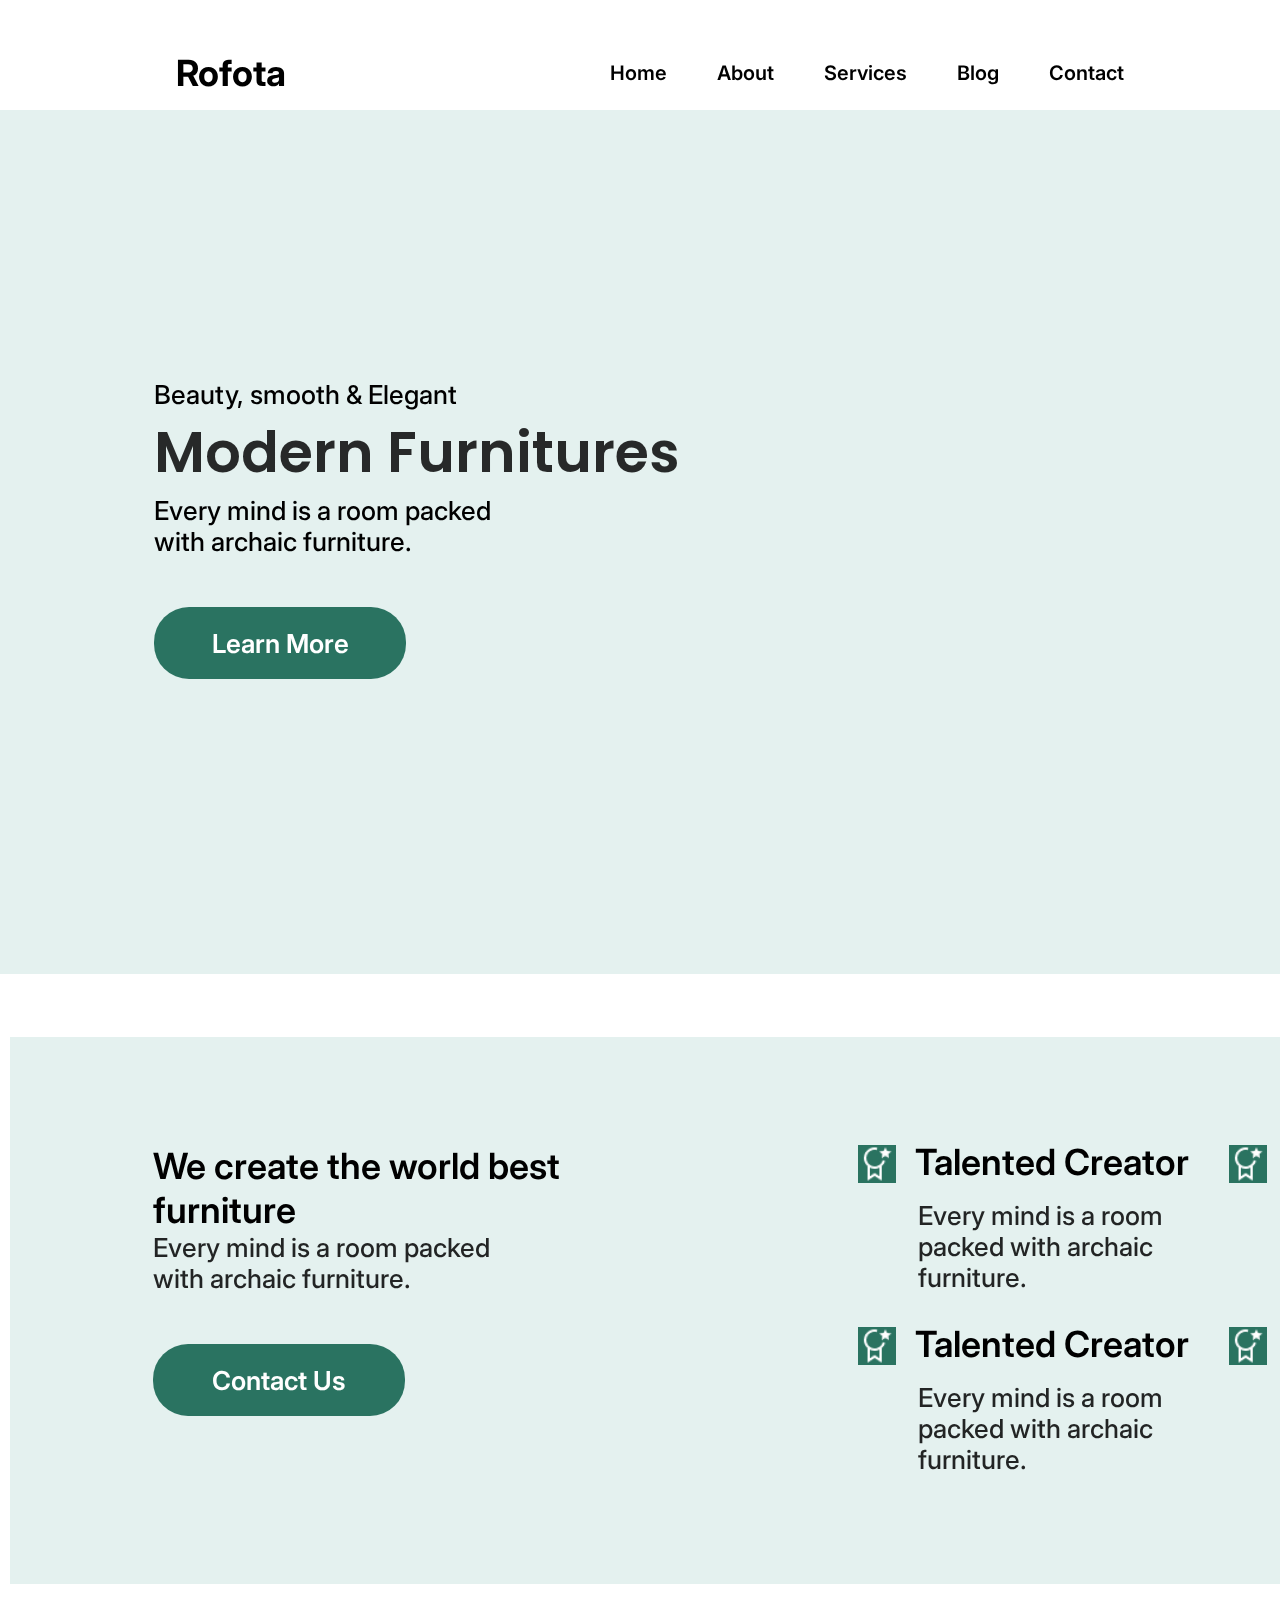
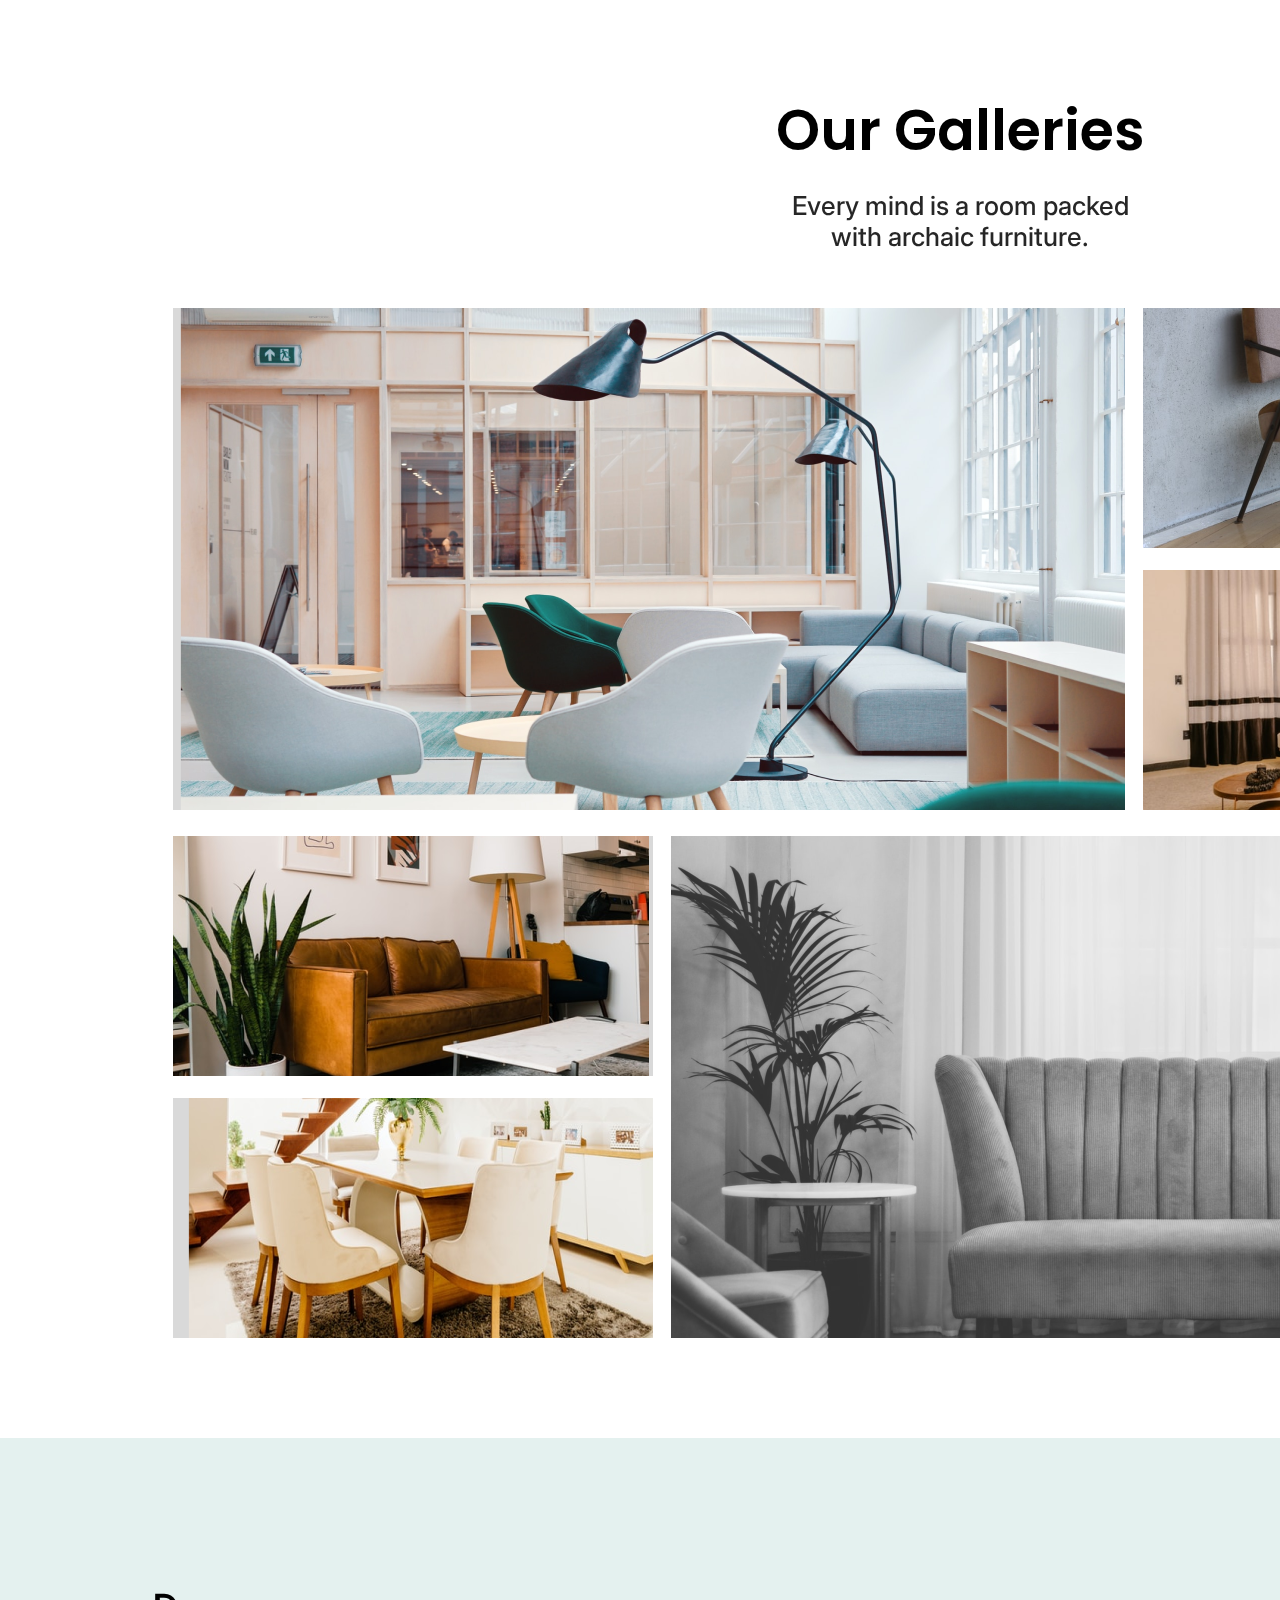
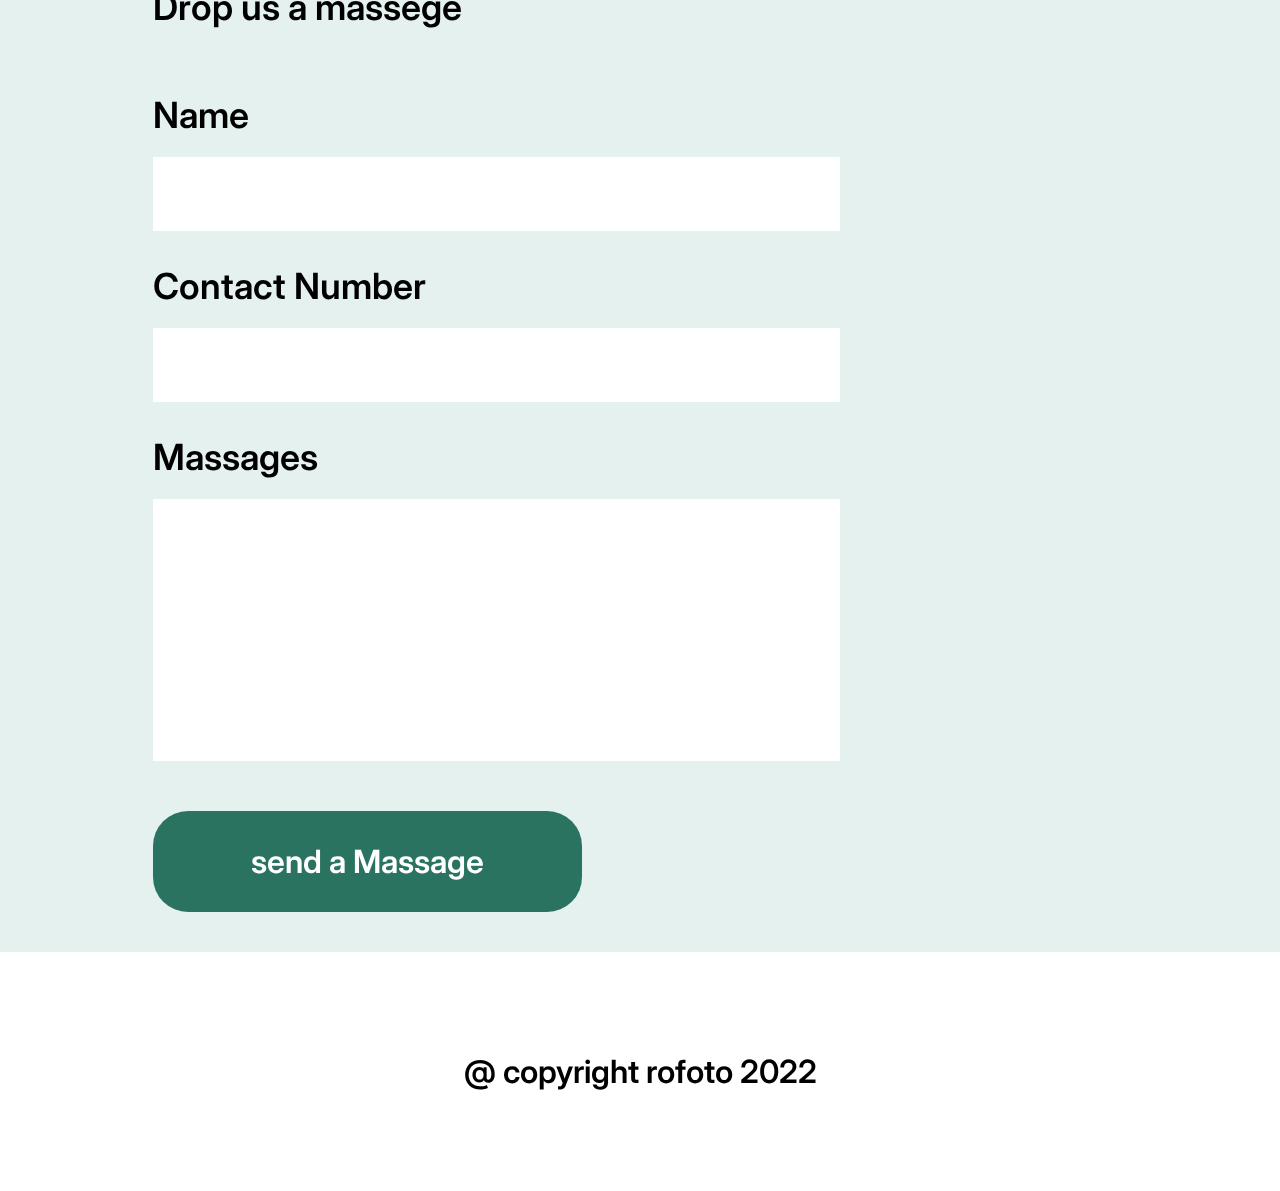
<file: index.html>
<!DOCTYPE html>
<html lang="en">
<head>
    <meta charset="UTF-8">
    <meta name="viewport" content="width=device-width, initial-scale=1.0">
    <link rel="preconnect" href="https://fonts.googleapis.com">
<link rel="preconnect" href="https://fonts.gstatic.com" crossorigin>
<link href="https://fonts.googleapis.com/css2?family=Inter:wght@100;200;300;400;500;600;700;800;900&family=Livvic:ital,wght@0,400;0,500;0,600;0,700;0,900;1,400;1,500;1,600;1,700;1,900&family=Poppins:wght@300;400;500;600;700;800;900&display=swap" rel="stylesheet">
    <link rel="preconnect" href="https://fonts.googleapis.com">
    <link rel="preconnect" href="https://fonts.googleapis.com">
<link rel="preconnect" href="https://fonts.gstatic.com" crossorigin>
<link href="https://fonts.googleapis.com/css2?family=Inter:wght@100;200;300;400;500;600;700;800;900&family=Livvic:ital,wght@0,400;0,500;0,600;0,700;0,900;1,400;1,500;1,600;1,700;1,900&family=Poppins:wght@300;400;500;600;700;800;900&display=swap" rel="stylesheet">
<link rel="preconnect" href="https://fonts.gstatic.com" crossorigin>
<link href="https://fonts.googleapis.com/css2?family=Inter:wght@100;200;300;400;500;600;700;800;900&family=Livvic:ital,wght@0,400;0,500;0,600;0,700;0,900;1,400;1,500;1,600;1,700;1,900&display=swap" rel="stylesheet">
    <link rel="stylesheet" href="./css/style.css">
    <title>Rofota</title>
</head>
<body>
<header class="head">
    <div class="container">
        <div class="head__inner">
            <h1 class="head__logo">Rofota</h1>
            <ul class="head__title">
                <li class="head__item">Home</li>
                <li class="head__item">About</li>
                <li class="head__item">Services</li>
                <li class="head__item">Blog</li>
                <li class="head__item">Contact</li>
            </ul>
        </div>
    </div>
</header>

<section class="hero">
    <div class="container">
    <div class="hero__inner">
        <h2 class="hero__text">Beauty, smooth & Elegant</h2>
        <h2 class="hero__title">Modern Furnitures</h2>
        <p class="hero__textt">Every mind is a room packed with archaic furniture.</p>
        <button class="hero__btn">Learn More</button>
    </div>
    <div class="you">

        <iframe align="right" width="700px" height="700px" src="https://www.youtube.com/embed/W2vC6A-Oh2I?si=GfcU4gh-msKBPo6b" title="YouTube video player" frameborder="0" allow="accelerometer; autoplay; clipboard-write; encrypted-media; gyroscope; picture-in-picture; web-share" allowfullscreen></iframe>
    </div>    
    </div>
</section>

<section>
    <div class="container">
    <div class="create">
        <div class="aaa">

            <h2 class="create__title">We create the world best furniture</h2>
            <p class="create__text">Every mind is a room packed with archaic furniture.</p>
            <button class="create__btn">Contact Us</button>
        </div>
            <div class="ccc">
            
            <div class="talend1" >
                
                <div class="pri">    
                    <img class="talend1__img" src="./img/222.jpg" alt="">
                    <h2 class="talend1__title">Talented Creator</h2>
                </div>

                <p class="talend1__text">Every mind is a room<br> packed with archaic<br> furniture.</p>
                
                <div class="pri">    
                    <img class="talend1__img" src="./img/222.jpg" alt="">
                    <h2 class="talend1__title">Talented Creator</h2>
                </div>
                <p class="talend1__text">Every mind is a room<br> packed with archaic<br> furniture.</p>
                
            </div>
            <div class="talend2" >
                <div class="pri">    
                    <img class="talend1__img" src="./img/222.jpg" alt="">
                    <h2 class="talend1__title">Talented Creator</h2>
                </div>

                <p class="talend1__text">Every mind is a room<br> packed with archaic<br> furniture.</p>
                
                <div class="pri">    
                    <img class="talend1__img" src="./img/222.jpg" alt="">
                    <h2 class="talend1__title">Talented Creator</h2>
                </div>
                <p class="talend1__text">Every mind is a room<br> packed with archaic<br> furniture.</p>
                
            </div>
        </div>
    </div>
    </div>
</section>

<section>
    <div class="container">
    <div class="gallery">
        <h2 class="gallery__title">Our Galleries</h2>
        <p class="gallery__text">Every mind is a room packed<br>with archaic furniture.</p>
    </div>

    <div class="gallery__nas">

        <div class="f1">
            
            <img src="./img/f1.png" alt="">
            
    </div>
    <div class="f2">
        
        <img src="./img/f2.png" alt="">
        <div class="f22">

            <img src="./img/f3.png" alt="">
        </div>
        
    </div>
</div>
<div class="gallery__nas">
    <div class="f3">
        
        
        <img src="./img/f4.png" alt="">
        <div class="f55">

            <img src="./img/f5.png" alt="">
        </div>
        
    </div>
    <div class="f4">
        
        <img src="./img/f6.png" alt="">
        
    </div>
    </div>
    </div>
</section>
<section class="drop">
    <div class="container">
    <div class="drop__glav">

        <h3 class="drop__titlee">Drop us a massege</h3>
        <p class="drop__title">Name</p>
        <input class="drop__text" type="text">
        <p class="drop__title"> Contact Number</p>
        <input class="drop__text" type="text">
        <p class="drop__title">Massages</p>
        <input class="drop__textt" type="text"><br>
        <button class="drop__btn">send a Massage</button>
    </div>
        
    
    <iframe class="drop__map" align="right" src="https://www.google.com/maps/embed?pb=!1m18!1m12!1m3!1d8948.288808146734!2d72.35283601407623!3d40.75263141985704!2m3!1f0!2f0!3f0!3m2!1i1024!2i768!4f13.1!3m3!1m2!1s0x38bced630e0f4795%3A0xf72460c2369068a8!2sDigital%20City!5e1!3m2!1sru!2s!4v1699425388683!5m2!1sru!2s" width="750" height="870" style="border:0;" allowfullscreen="" loading="lazy" 
    referrerpolicy="no-referrer-when-downgrade"></iframe>
 </section>
<footer class="copy">
    <h2 class="copy__text">@ copyright  rofoto 2022</h2>
    <div class="box"></div>
</div>
</footer>
</body>
</html>
</file>
<file: css/style.css>
*
{
padding: 0;
margin: 0;
box-sizing: border-box;
}

.container{ 
       width: 1920px;
        margin: 0 auto; 
        padding: 0 10px;
}
.head{
margin-left: 20px;
    margin-bottom: 15px;
    display: flex;
    justify-content: space-between;
}
.head__inner{
    margin-top: 51px;
    display: flex;
    justify-content: space-between;
    align-items: center;
}
.head__logo{

    color: #000;
    font-family: 'Inter';
    font-size: 36px;
    font-style: normal;
    font-weight: 700;
    line-height: normal;
    margin-left: 146px;
}

.head__title{
    list-style: none;
    display: flex;
    justify-content: space-between;
    align-items: center;
    margin-right: 146px;
}
.head__item{
    color: #000;
font-family: 'Inter';
font-size: 20px;
font-style: normal;
font-weight: 600;
line-height: normal;
    list-style: none;
    margin-left: 50px;
    
}



/* hero */

.hero{
    background: rgba(181, 217, 210, 0.36);
    height: 864px;
    
    
}

.hero__inner{
 margin-left: 144px;
 
}

.hero__title{
    width: 584px;
    color: rgba(0, 0, 0, 0.83);
font-family: 'Poppins';
font-size: 56px;
font-style: normal;
font-weight: 600;
line-height: normal;
}
.hero__text{
padding-top: 269px;
width: 319px;
color: #000;
font-family: 'Inter';
font-size: 26px;
font-style: normal;
font-weight: 500;
line-height: normal;
}
.hero__textt{
    width: 375px;
    color: #000;
    font-family: 'Inter';
    font-size: 26px;
    font-style: normal;
    font-weight: 500;
    line-height: normal;
    }
.hero__btn{ 
    margin-top: 50px;
    color: #FFF;
font-family: Inter;
font-size: 26px;
font-style: normal;
font-weight: 600;
line-height: normal;
    width: 252px;
    height: 72px;
    border: none;
    border-radius: 35px;
    background: #2A7361;
}
.you{
align-items: end;
margin-top: -450px;
margin-right: 185px;
}

/* create */


.create{
    display: flex;
    padding-left: 143px;
    margin-top: 63px;
    height: 547px;
    background: rgba(181, 217, 210, 0.36);
}
.aaa{
    display: block;
}
.create__title{
    width: 412px;
   padding-top: 107px;
    color: #000;
font-family: Inter;
font-size: 36px;
font-style: normal;
font-weight: 600;
line-height: normal;
}
.create__text{
    width: 375px;
    color: rgba(0, 0, 0, 0.85);
    font-family: Inter;
    font-size: 26px;
    font-style: normal;
    font-weight: 500;
    line-height: normal;
}
.create__btn{
        margin-top: 50px;
        color: #FFF;
    font-family: Inter;
    font-size: 26px;
    font-style: normal;
    font-weight: 600;
    line-height: normal;
        width: 252px;
        height: 72px;
        border: none;
        border-radius: 35px;
        background: #2A7361;
    
}
.ccc{
    display: flex;
}
.talend1{
padding-top: 103px;
padding-left: 293px;

}
.talend2{
    margin-left: 40px;
    padding-top: 103px;
}
.talend1__title{
    color: #000;
    font-family: Inter;
    font-size: 36px;
    font-style: normal;
    font-weight: 600;
    line-height: normal;
}
.talend1__text{
padding-left: 60px;
    color: rgba(0, 0, 0, 0.85);
    font-family: Inter;
    font-size: 26px;
    font-style: normal;
    font-weight: 500;
    line-height: normal;
    height: 92px;
    flex-shrink: 0;
    margin-top: 16px;
    margin-bottom: 30px;
}
.talend1__img{
   margin-top: 5px;
    margin-right: 19px;
    width: 38px;
    height: 38px;
}
.pri{
    display: flex;
   
}

/* gallery */




.gallery{
    margin: 0 auto;
}
.gallery__title{
    margin-top: 104px;
    color: #000;
    font-family: Poppins;
    font-size: 56px;
    font-style: normal;
    font-weight: 600;
    line-height: normal;
    text-align: center;
}

.gallery__text{
    margin-top: 17px;
    color: rgba(0, 0, 0, 0.85);
    text-align: center;
    font-family: Inter;
    font-size: 26px;
    font-style: normal;
    font-weight: 500;
    line-height: normal;
}

.gallery__nas{
    display: flex;
    margin-top: 56px;
    margin-left: 163px;
}
.f1{

margin-right: 18px;
    width: 952px;
    height: 502px;
    flex-shrink: 0;
}


.f2{

    width: 480px;
    height: 240px;
    flex-shrink: 0;
}
.f22{
    margin-top: 18px;
}



.f3{
   margin-top: -30px;
    width: 480px;
height: 240px;
flex-shrink: 0;
}


.f4{ 
    margin-top: -30px;
    margin-left: 18px;
    width: 952px;
height: 502px;
flex-shrink: 0;
}
.f55{
    margin-top: 18px;
}


/* drop */



.drop{
   margin-top: 100px;
    background: #E4F1EF;
    height: 1114px;
}
.drop__glav{
    margin-left: 143px;
}
.drop__titlee{
    padding-top: 147px  ;
    color: #000;
    font-family: Inter;
    font-size: 36px;
    font-style: normal;
    font-weight: 600;
    line-height: normal;
    margin-bottom: 64px;
}
.drop__title{
    color: #000;
    font-family: Inter;
    font-size: 36px;
    font-style: normal;
    font-weight: 600;
    line-height: normal;
    margin-bottom: 20px;
}
.drop__text{
    border: none;
    width: 687px;
    height: 74px;
    flex-shrink: 0;
    margin-bottom: 33px;    
}

.drop__textt{
    border: none;
    width: 687px;
    height: 262px;
    flex-shrink: 0;
}
.drop__map{
    margin-top: -950px;
    margin-right: 250px;
}
.drop__btn{
    margin-top: 50px;
    color: #FFF;
    font-family: Inter;
    font-size: 32px;
    font-style: normal;
    font-weight: 600;
    line-height: normal;
    width: 429px;
    height: 101px;
    flex-shrink: 0;
    border-radius: 45px;
    border: none;
    border-radius: 35px;
    background: #2A7361;

}
.copy{
    height: 150px;
}
.copy__text{
    padding-top: 100px;
    color: #000;
text-align: center;
font-family: Inter;
font-size: 32px;
font-style: normal;
font-weight: 600;
line-height: normal;
}
.box{
    margin-left: 1455px;
    width: 400px;
    height: 100px;
    background: #E4F1EF;
}
</file>
